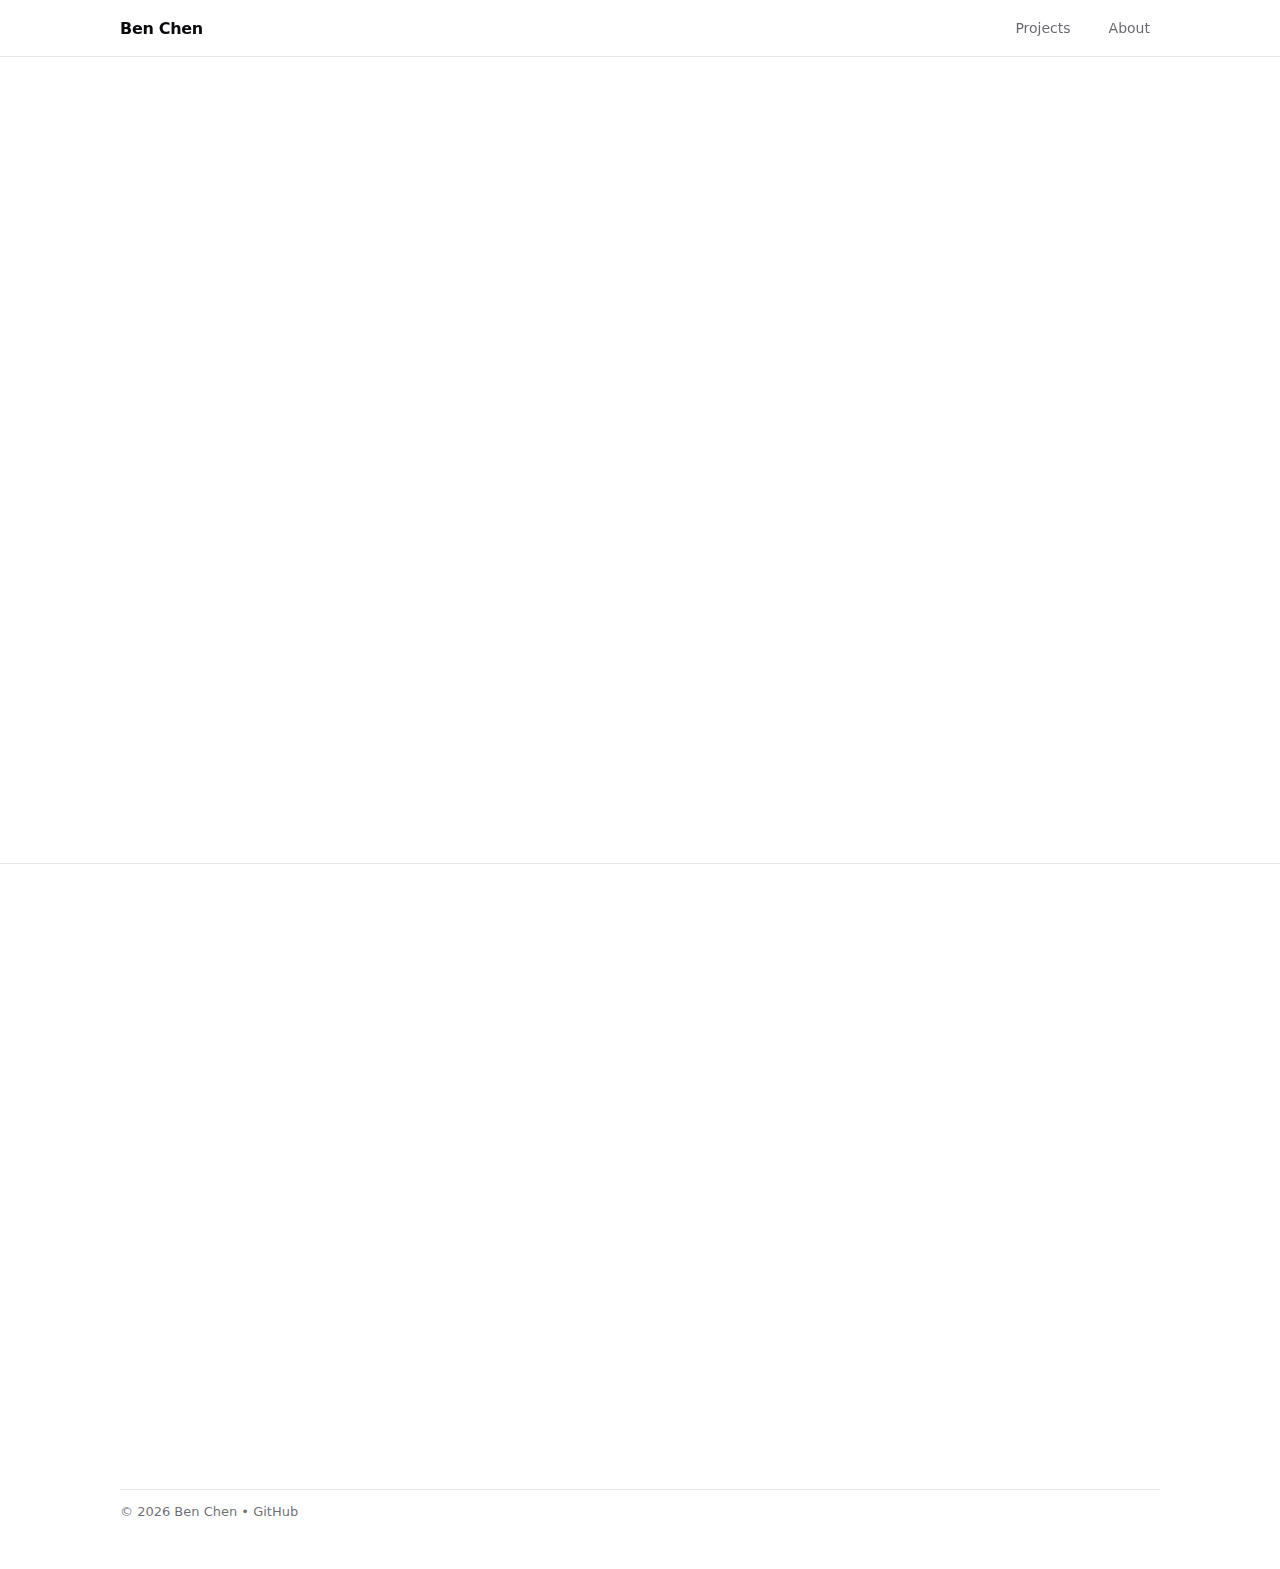
<file: index.html>
<!doctype html>
<html>

<head>
    <meta charset="utf-8" />
    <meta http-equiv="refresh" content="0; url=homepage.html" />
    <meta name="viewport" content="width=device-width, initial-scale=1" />
    <title>Redirecting…</title>
</head>

<body>
    <p>Redirecting to <a href="homepage.html">homepage</a>…</p>
</body>

</html>
</file>
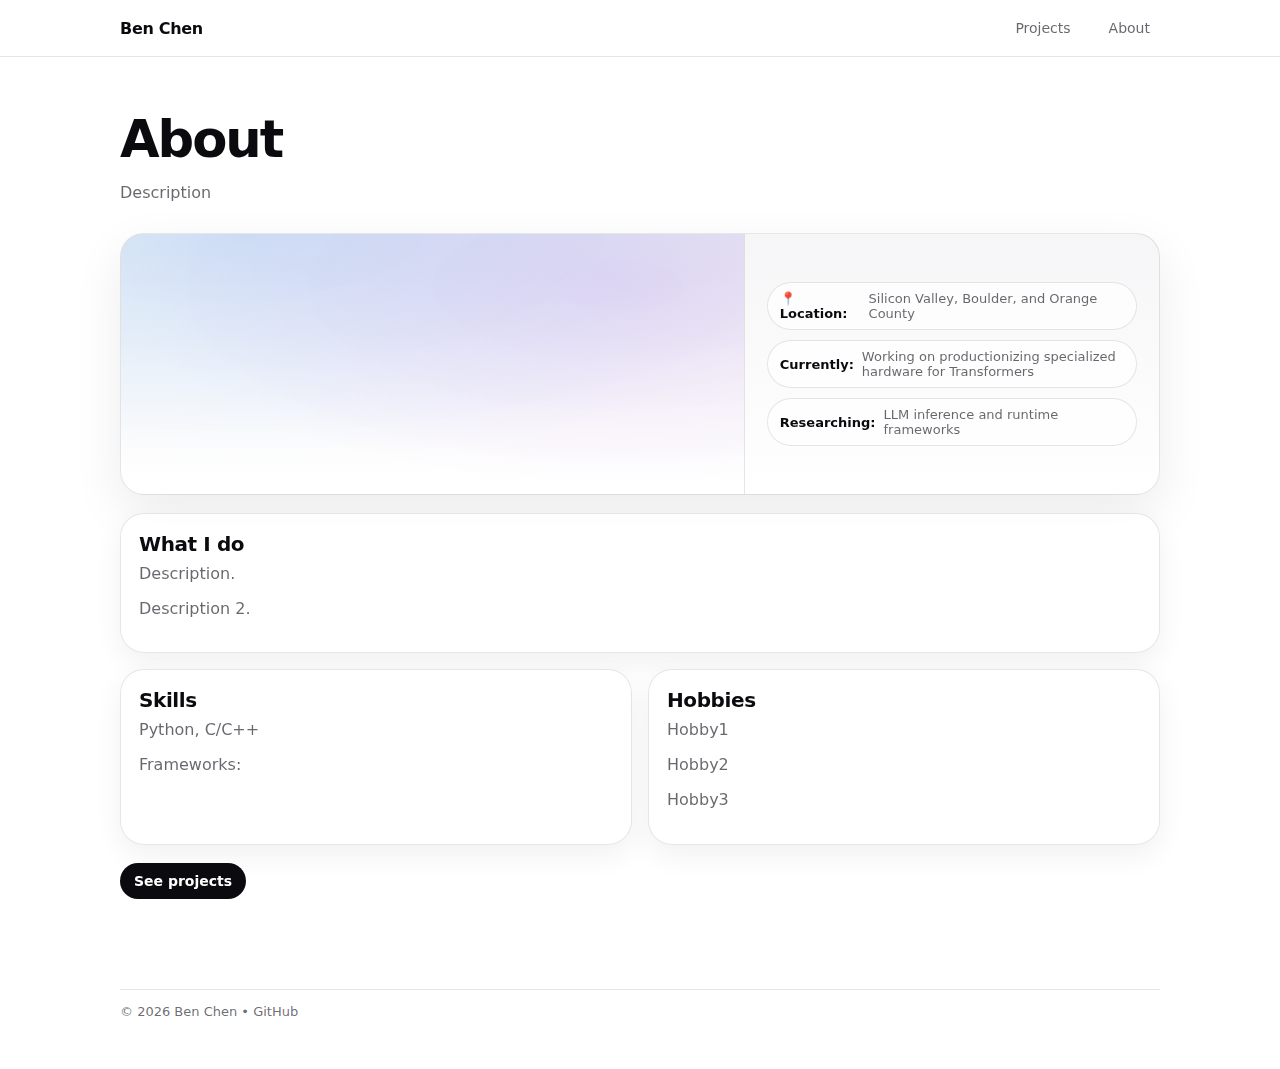
<file: about.html>
<!doctype html>
<html lang="en">

<head>
    <meta charset="utf-8" />
    <meta name="viewport" content="width=device-width, initial-scale=1" />
    <title>About — Ben Chen</title>
    <meta name="description" content="About" />
    <link rel="stylesheet" href="css/styles.css" />
</head>

<body>

    <header class="nav">
        <div class="container nav-inner">
            <a class="brand" href="index.html">Ben Chen</a>

            <nav class="nav-links" aria-label="Primary">
                <a href="projects.html">Projects</a>
                <a href="about.html">About</a>
                <!-- <a href="contact.html">Contact</a> -->
                <!-- <a class="cta" href="contact.html">Let’s talk</a> -->
            </nav>

            <button class="mobile-btn" data-mobile-btn aria-label="Open menu">Menu</button>
        </div>

        <div class="container mobile-menu" data-mobile-menu>
            <a href="projects.html">Projects</a>
            <a href="about.html">About</a>
            <!-- <a href="contact.html">Contact</a> -->
        </div>
    </header>

    <main>
        <section class="section">
            <div class="container">
                <h1 class="h1 reveal" style="font-size:clamp(34px,4vw,52px)">About</h1>
                <p class="section-desc reveal">
                    Description
                </p>

                <div class="hero-card reveal">
                    <div class="hero-card-inner">
                        <div class="hero-media" aria-hidden="true"></div>
                        <div class="hero-meta">
                            <span class="pill"><strong>📍 Location:</strong> <span class="pill-value">Silicon Valley,
                                    Boulder, and Orange County</span></span>

                            <span class="pill"><strong>Currently:</strong> <span class="pill-value">Working on
                                    productionizing specialized hardware for Transformers</span></span>

                            <span class="pill"><strong>Researching:</strong> <span class="pill-value"> LLM inference and
                                    runtime frameworks</span></span>
                        </div>
                    </div>
                </div>

                <div class="grid" style="margin-top:18px">
                    <section class="card reveal" style="grid-column: span 12;">
                        <div class="card-body">
                            <h2 class="card-title" style="font-size:20px">What I do</h2>
                            <p class="card-text">
                                Description.
                            </p>
                            <p class="card-text">
                                Description 2.
                            </p>
                        </div>
                    </section>

                    <section class="card reveal">
                        <div class="card-body">
                            <h2 class="card-title" style="font-size:20px">Skills</h2>
                            <p class="card-text">Python, C/C++ </p>
                            <p class="card-text">Frameworks: </p>
                        </div>
                    </section>

                    <section class="card reveal">
                        <div class="card-body">
                            <h2 class="card-title" style="font-size:20px">Hobbies</h2>
                            <p class="card-text">Hobby1</p>
                            <p class="card-text">Hobby2</p>
                            <p class="card-text">Hobby3</p>
                        </div>
                    </section>
                </div>

                <div style="margin-top:18px" class="reveal">
                    <a class="cta" href="projects.html">See projects</a>
                    <!-- <a class="secondary" style="margin-left:10px" href="assets/YourResume.pdf" target="_blank"
                        rel="noopener">Resume</a> -->
                </div>
            </div>
        </section>
    </main>

    <footer class="footer">
        <div class="container">
            <div class="hairline" style="margin-bottom:14px"></div>
            <div>© <span id="y"></span> Ben Chen • <a href="https://github.com/benzionchen" target="_blank"
                    rel="noopener">GitHub</a>
                <!-- • <a href="https://www.linkedin.com/in/yourusername" target="_blank"
                    rel="noopener">LinkedIn</a> -->
            </div>
        </div>
    </footer>

    <script>document.getElementById("y").textContent = new Date().getFullYear();</script>
    <script src="js/main.js"></script>
</body>

</html>
</file>
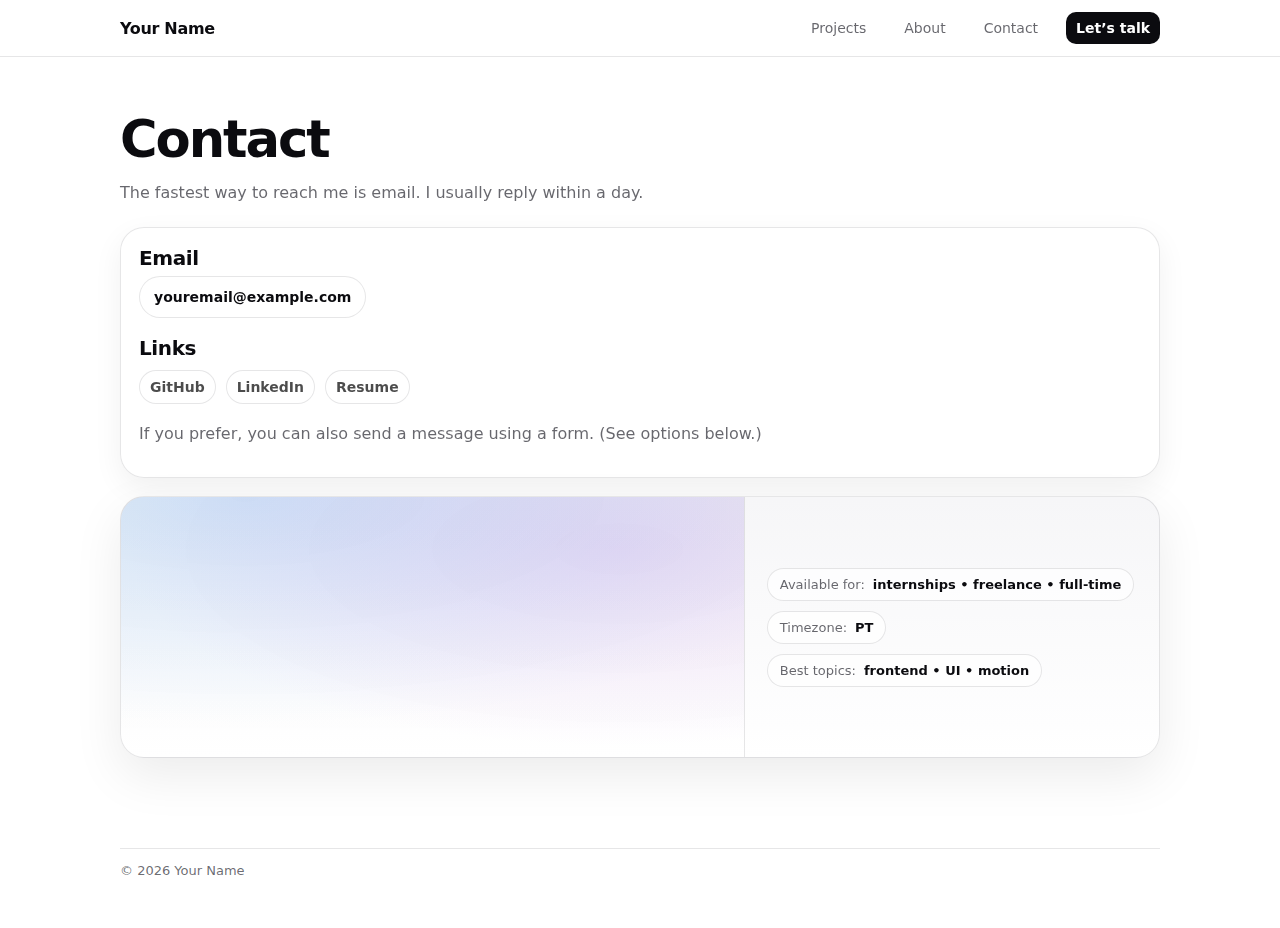
<file: contact.html>
<!doctype html>
<html lang="en">

<head>
    <meta charset="utf-8" />
    <meta name="viewport" content="width=device-width, initial-scale=1" />
    <title>Contact — Your Name</title>
    <meta name="description" content="Contact Your Name." />
    <link rel="stylesheet" href="css/styles.css" />
</head>

<body>

    <header class="nav">
        <div class="container nav-inner">
            <a class="brand" href="index.html">Your Name</a>

            <nav class="nav-links" aria-label="Primary">
                <a href="projects.html">Projects</a>
                <a href="about.html">About</a>
                <a href="contact.html">Contact</a>
                <a class="cta" href="contact.html">Let’s talk</a>
            </nav>

            <button class="mobile-btn" data-mobile-btn aria-label="Open menu">Menu</button>
        </div>

        <div class="container mobile-menu" data-mobile-menu>
            <a href="projects.html">Projects</a>
            <a href="about.html">About</a>
            <a href="contact.html">Contact</a>
        </div>
    </header>

    <main>
        <section class="section">
            <div class="container">
                <h1 class="h1 reveal" style="font-size:clamp(34px,4vw,52px)">Contact</h1>
                <p class="section-desc reveal">
                    The fastest way to reach me is email. I usually reply within a day.
                </p>

                <div class="grid">
                    <section class="card reveal" style="grid-column: span 12;">
                        <div class="card-body">
                            <h2 class="card-title" style="font-size:20px">Email</h2>
                            <p class="card-text">
                                <a class="secondary"
                                    href="mailto:youremail@example.com?subject=Portfolio%20Inquiry&body=Hi%20Your%20Name%2C%0D%0A%0D%0A">youremail@example.com</a>
                            </p>

                            <h2 class="card-title" style="font-size:20px; margin-top:18px;">Links</h2>
                            <div class="card-links" style="margin-top:10px;">
                                <a href="https://github.com/yourusername" target="_blank" rel="noopener">GitHub</a>
                                <a href="https://www.linkedin.com/in/yourusername" target="_blank"
                                    rel="noopener">LinkedIn</a>
                                <a href="assets/YourResume.pdf" target="_blank" rel="noopener">Resume</a>
                            </div>

                            <p class="card-text" style="margin-top:18px;">
                                If you prefer, you can also send a message using a form. (See options below.)
                            </p>
                        </div>
                    </section>
                </div>

                <div class="hero-card reveal" style="margin-top:18px;">
                    <div class="hero-card-inner">
                        <div class="hero-media" data-parallax="0.05" aria-hidden="true"></div>
                        <div class="hero-meta">
                            <span class="pill">Available for: <strong style="color:var(--text)">internships • freelance
                                    • full-time</strong></span>
                            <span class="pill">Timezone: <strong style="color:var(--text)">PT</strong></span>
                            <span class="pill">Best topics: <strong style="color:var(--text)">frontend • UI •
                                    motion</strong></span>
                        </div>
                    </div>
                </div>

            </div>
        </section>
    </main>

    <footer class="footer">
        <div class="container">
            <div class="hairline" style="margin-bottom:14px"></div>
            <div>© <span id="y"></span> Your Name</div>
        </div>
    </footer>

    <script>document.getElementById("y").textContent = new Date().getFullYear();</script>
    <script src="js/main.js"></script>
</body>

</html>
</file>
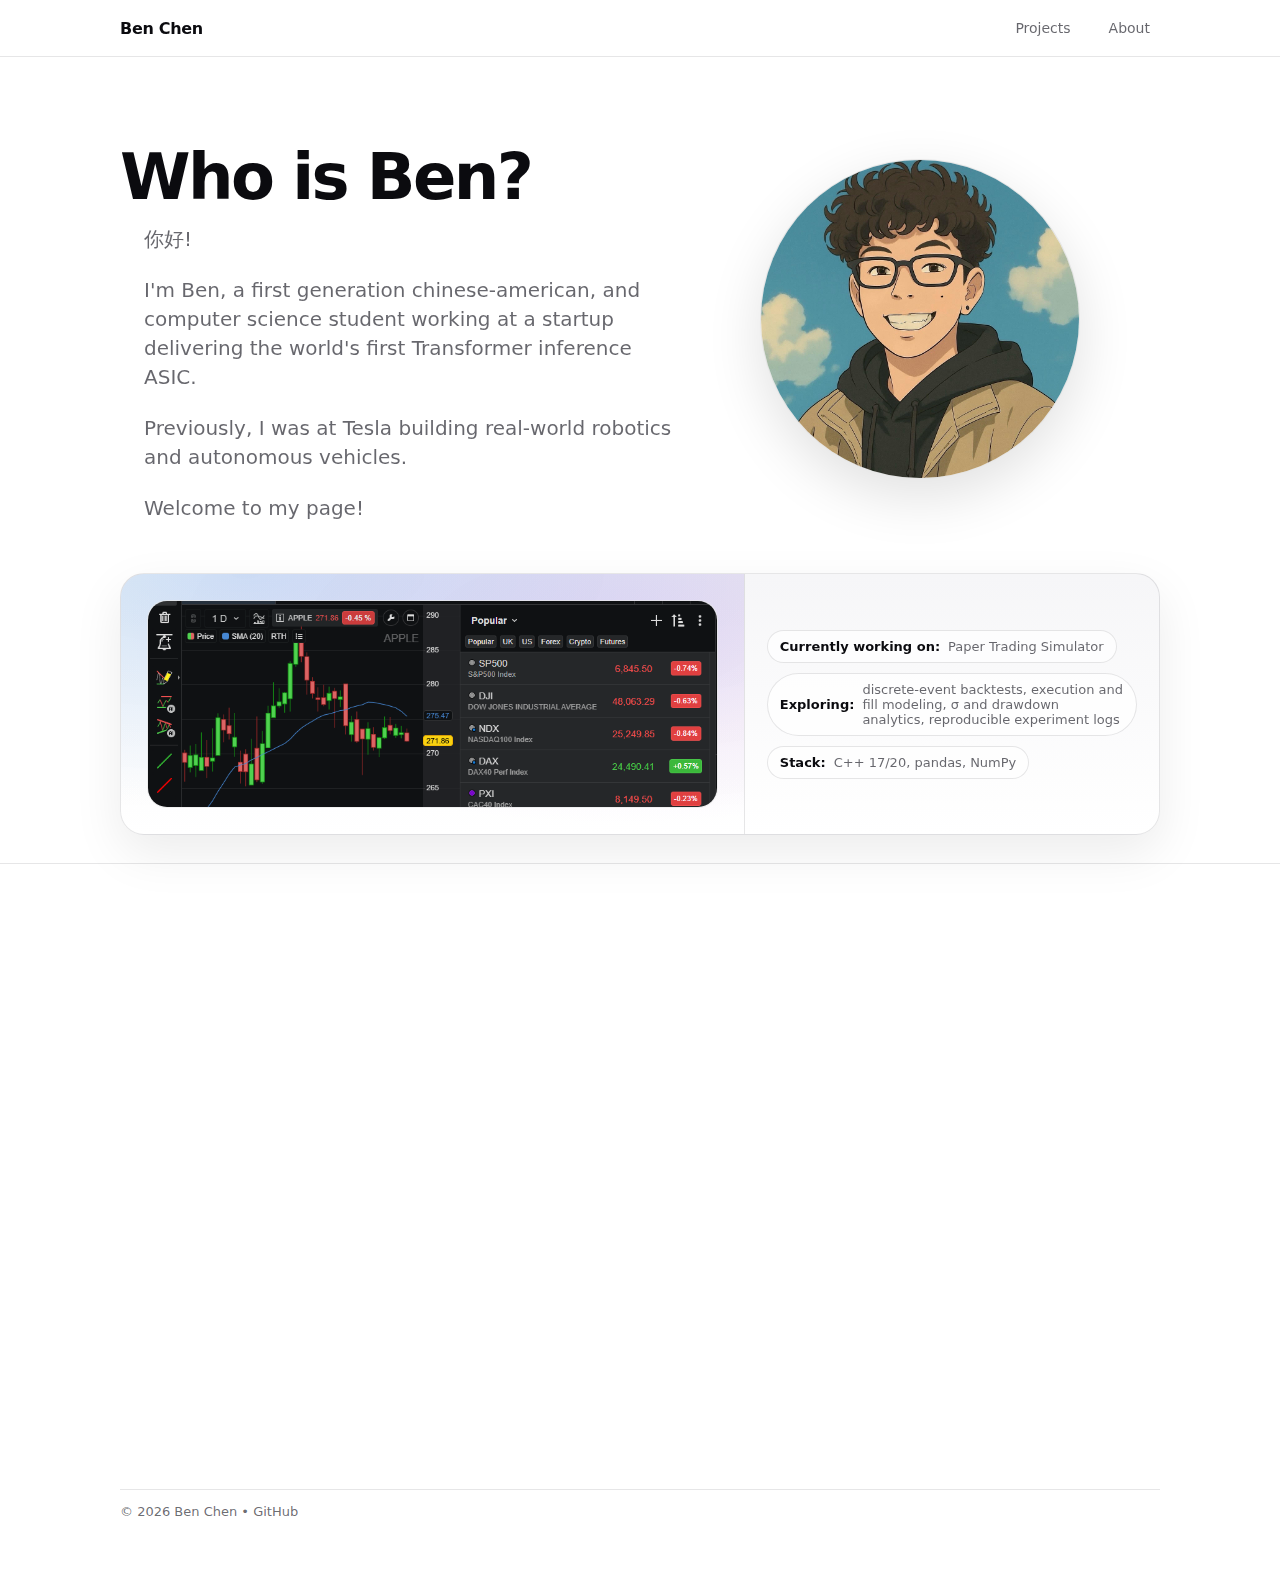
<file: homepage.html>
<!doctype html>
<html lang="en">

<head>
    <meta charset="utf-8" />
    <meta name="viewport" content="width=device-width, initial-scale=1" />
    <title>Homebase</title>
    <meta name="description" content="Portfolio of Ben Chen." />
    <link rel="stylesheet" href="css/styles.css" />
</head>

<body>

    <header class="nav">
        <div class="container nav-inner">
            <a class="brand" href="index.html">Ben Chen</a>

            <nav class="nav-links" aria-label="Primary">
                <a href="projects.html">Projects</a>
                <a href="about.html">About</a>
                <!-- <a href="contact.html">Contact</a> -->
                <!-- <a class="cta" href="contact.html">Let’s talk</a> -->
            </nav>

            <button class="mobile-btn" data-mobile-btn aria-label="Open menu">Menu</button>
        </div>

        <div class="container mobile-menu" data-mobile-menu>
            <a href="projects.html">Projects</a>
            <a href="about.html">About</a>
            <!-- <a href="contact.html">Contact</a> -->
        </div>
    </header>

    <main>
        <section class="hero">
            <div class="container">

                <div class="hero-top">
                    <div class="hero-copy">
                        <p class="kicker reveal"> </p>

                        <h1 class="h1 reveal">Who is Ben?</h1>

                        <p class="subhead reveal">你好!</p>

                        <p class="subhead reveal">
                            I'm Ben, a first generation chinese-american, and computer science student
                            working at a startup delivering the world's first Transformer inference ASIC.
                        </p>

                        <p class="subhead reveal">
                            Previously, I was at Tesla building real-world robotics and autonomous vehicles.
                        </p>

                        <p class="subhead reveal">
                            Welcome to my page!
                        </p>
                    </div>

                    <div class="hero-headshot reveal">
                        <img class="headshot-img" src="assets/img/headshot_IMG.jpg" alt="portrait headshot">
                    </div>
                </div>

                <div class="hero-card reveal">
                    <div class="hero-card-inner">
                        <div class="hero-media">
                            <img class="hero-preview" src="assets/img/paper_trading_img.png"
                                alt="Paper Trading Simulator preview">
                        </div>

                        <div class="hero-meta">
                            <span class="pill"><strong style="color:var(--text)">Currently working on:</strong> Paper
                                Trading Simulator</span>
                            <span class="pill"><strong style="color:var(--text)">Exploring:</strong> discrete-event
                                backtests, execution and fill modeling, σ and drawdown analytics, reproducible
                                experiment logs</span>
                            <span class="pill"><strong style="color:var(--text)">Stack:</strong> C++ 17/20, pandas,
                                NumPy</span>

                        </div>
                    </div>
                </div>
                <!-- <div class="hero-actions reveal">
                    <a class="cta" href="projects.html">See what I've built!</a>
                </div> -->
            </div>
        </section>


        <div class="hairline"></div>

        <section class="section">
            <div class="container">
                <h2 class="section-title reveal">Projects</h2>
                <p class="section-desc reveal">
                    A few things I’ve worked on!
                </p>

                <div class="grid">
                    <article class="card reveal">
                        <div class="card-media"></div>
                        <div class="card-body">
                            <h3 class="card-title">Project One</h3>
                            <p class="card-text">Placeholder Description</p>
                            <div class="card-links">
                                <a href="#" target="_blank" rel="noopener">Live</a>
                                <a href="#" target="_blank" rel="noopener">Code</a>
                            </div>
                        </div>
                    </article>

                    <article class="card reveal">
                        <div class="card-media"></div>
                        <div class="card-body">
                            <h3 class="card-title">Project Two</h3>
                            <p class="card-text"> Placeholder Description </p>
                            <div class="card-links">
                                <a href="#" target="_blank" rel="noopener">Live</a>
                                <a href="#" target="_blank" rel="noopener">Code</a>
                            </div>
                        </div>
                    </article>
                </div>

                <div style="margin-top:18px" class="reveal">
                    <a class="secondary" href="projects.html">See all projects →</a>
                </div>
            </div>
        </section>
    </main>

    <footer class="footer">
        <div class="container">
            <div class="hairline" style="margin-bottom:14px"></div>
            <div>© <span id="y"></span> Ben Chen • <a href="https://github.com/benzionchen" target="_blank"
                    rel="noopener">GitHub</a>
                <!-- • <a href="https://www.linkedin.com/in/yourusername" target="_blank" rel="noopener">LinkedIn</a> -->
            </div>
        </div>
    </footer>

    <script>
        document.getElementById("y").textContent = new Date().getFullYear();
    </script>
    <script src="js/main.js"></script>
</body>

</html>
</file>
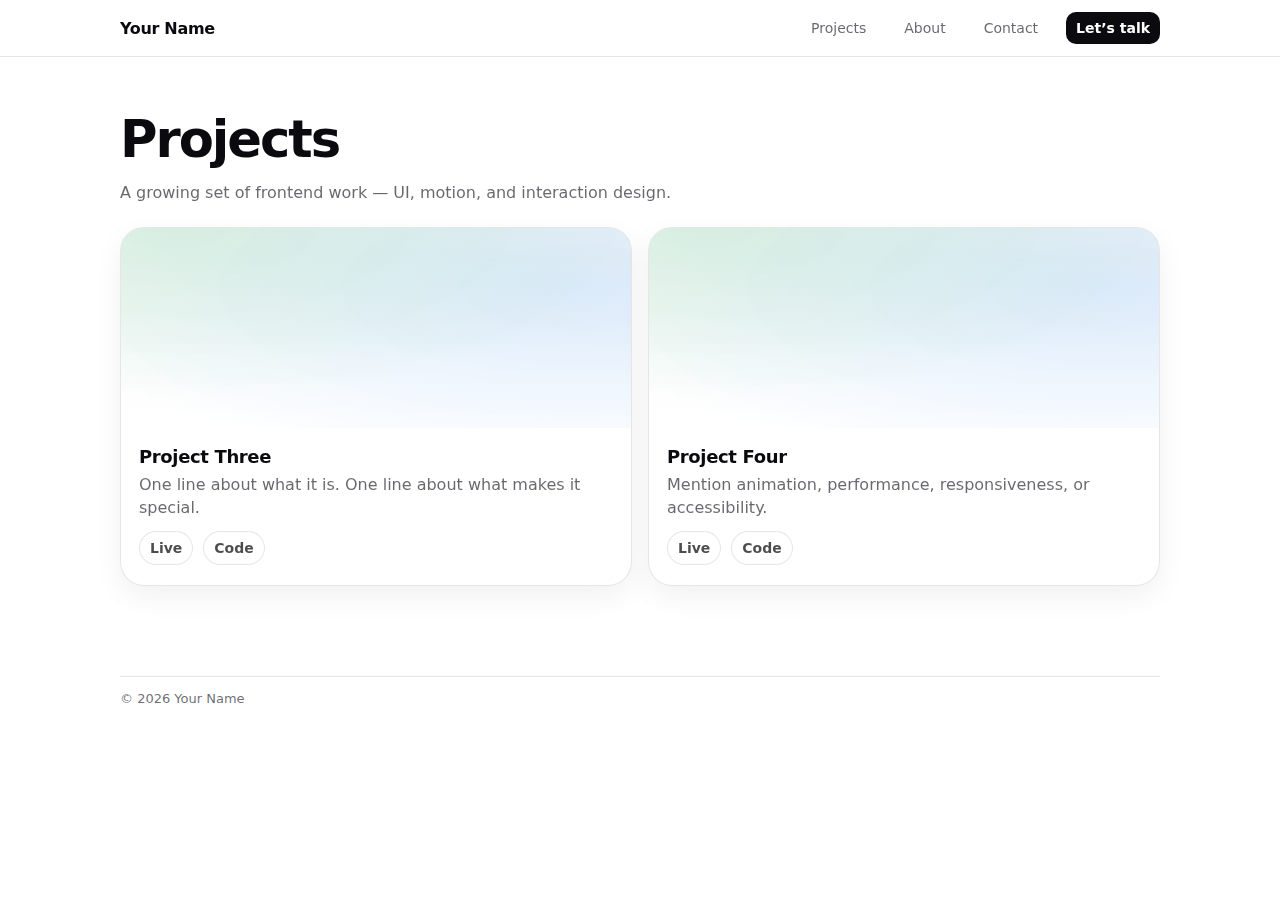
<file: projects.html>
<!doctype html>
<html lang="en">

<head>
    <meta charset="utf-8" />
    <meta name="viewport" content="width=device-width, initial-scale=1" />
    <title>Projects — Your Name</title>
    <link rel="stylesheet" href="css/styles.css" />
</head>

<body>
    <header class="nav">
        <div class="container nav-inner">
            <a class="brand" href="index.html">Your Name</a>
            <nav class="nav-links" aria-label="Primary">
                <a href="projects.html">Projects</a>
                <a href="about.html">About</a>
                <a href="contact.html">Contact</a>
                <a class="cta" href="contact.html">Let’s talk</a>
            </nav>
            <button class="mobile-btn" data-mobile-btn aria-label="Open menu">Menu</button>
        </div>
        <div class="container mobile-menu" data-mobile-menu>
            <a href="projects.html">Projects</a>
            <a href="about.html">About</a>
            <a href="contact.html">Contact</a>
        </div>
    </header>

    <main class="section">
        <div class="container">
            <h1 class="h1 reveal" style="font-size:clamp(34px,4vw,52px)">Projects</h1>
            <p class="section-desc reveal">A growing set of frontend work — UI, motion, and interaction design.</p>

            <div class="grid">
                <article class="card reveal">
                    <div class="card-media"></div>
                    <div class="card-body">
                        <h3 class="card-title">Project Three</h3>
                        <p class="card-text">One line about what it is. One line about what makes it special.</p>
                        <div class="card-links">
                            <a href="#" target="_blank" rel="noopener">Live</a>
                            <a href="#" target="_blank" rel="noopener">Code</a>
                        </div>
                    </div>
                </article>

                <article class="card reveal">
                    <div class="card-media"></div>
                    <div class="card-body">
                        <h3 class="card-title">Project Four</h3>
                        <p class="card-text">Mention animation, performance, responsiveness, or accessibility.</p>
                        <div class="card-links">
                            <a href="#" target="_blank" rel="noopener">Live</a>
                            <a href="#" target="_blank" rel="noopener">Code</a>
                        </div>
                    </div>
                </article>
            </div>
        </div>
    </main>

    <footer class="footer">
        <div class="container">
            <div class="hairline" style="margin-bottom:14px"></div>
            <div>© <span id="y"></span> Your Name</div>
        </div>
    </footer>

    <script>document.getElementById("y").textContent = new Date().getFullYear();</script>
    <script src="js/main.js"></script>
</body>

</html>
</file>
<file: css/styles.css>
/* copying apple.come style */

:root {
    --bg: #ffffff;
    --surface: rgba(255, 255, 255, 0.72);
    --text: #0b0b0f;
    --muted: rgba(10, 10, 20, 0.62);
    --hairline: rgba(10, 10, 20, 0.10);
    --shadow: 0 18px 50px rgba(0, 0, 0, 0.08);

    --radius: 24px;
    --max: 1040px;
    --pad: 28px;
}

* {
    box-sizing: border-box;
}

html {
    scroll-behavior: smooth;
}

body {
    margin: 0;
    font-family: system-ui, -apple-system, BlinkMacSystemFont, "Segoe UI", Roboto, Helvetica, Arial, sans-serif;
    color: var(--text);
    background: var(--bg);
    -webkit-font-smoothing: antialiased;
    text-rendering: optimizeLegibility;
}

a {
    color: inherit;
    text-decoration: none;
}

a:hover {
    text-decoration: none;
}

img {
    max-width: 100%;
    display: block;
}

.container {
    width: min(var(--max), calc(100% - 2*var(--pad)));
    margin: 0 auto;
}

.hairline {
    border-top: 1px solid var(--hairline);
}

.nav {
    position: sticky;
    top: 0;
    z-index: 50;
    border-bottom: 1px solid var(--hairline);
    background: rgba(255, 255, 255, 0.65);
    backdrop-filter: blur(18px);
    -webkit-backdrop-filter: blur(18px);
}

.nav-inner {
    height: 56px;
    display: flex;
    align-items: center;
    justify-content: space-between;
    gap: 16px;
}

.brand {
    font-weight: 600;
    letter-spacing: -0.02em;
}

.nav-links {
    display: flex;
    align-items: center;
    gap: 18px;
    color: var(--muted);
    font-size: 14px;
}

.nav-links a {
    padding: 8px 10px;
    border-radius: 10px;
}

.nav-links a:hover {
    color: var(--text);
    background: rgba(0, 0, 0, 0.04);
}

.cta {
    display: inline-flex;
    align-items: center;
    gap: 10px;
    padding: 10px 14px;
    border-radius: 999px;
    background: var(--text);
    color: white;
    font-size: 14px;
    font-weight: 600;
}

.cta:hover {
    opacity: 0.92;
}

.mobile-btn {
    display: none;
    border: 1px solid var(--hairline);
    background: rgba(255, 255, 255, 0.7);
    border-radius: 999px;
    padding: 10px 12px;
    font-size: 14px;
}

.mobile-menu {
    display: none;
    padding: 10px 0 18px;
}

.mobile-menu a {
    display: block;
    padding: 10px 0;
    color: var(--muted);
}

.mobile-menu a:hover {
    color: var(--text);
}

.hero {
    padding: 72px 0 28px;
}

.kicker {
    color: var(--muted);
    font-size: 15px;
    letter-spacing: 0.01em;
    margin-bottom: 12px;
}

.h1 {
    font-size: clamp(40px, 5vw, 64px);
    line-height: 1.05;
    letter-spacing: -0.04em;
    margin: 0 0 14px;
    font-weight: 700;
}

.subhead {
    color: var(--muted);
    font-size: clamp(16px, 2vw, 20px);
    line-height: 1.45;
    max-width: 48ch;
    margin: 0 0 22px;
}

.hero-actions {
    display: flex;
    gap: 12px;
    flex-wrap: wrap;
    align-items: center;
}

/* hero layout (text left, headshot right) */
.hero-top {
    display: grid;
    grid-template-columns: minmax(0, 560px) 1fr;
    /* left column capped */
    gap: 28px;
    align-items: start;
    margin-bottom: 18px;
}

.hero-copy {
    min-width: 0px;
}

.subhead {
    max-width: 48ch;
    margin-left: 24px;
}

.hero-headshot {
    display: flex;
    justify-content: flex-end;
    align-items: flex-start;
}

/* shaping the portrait image dimensions */
.hero-headshot img {
    width: min(320px, 100%);
    aspect-ratio: 1 / 1;
    object-fit: cover;

    border-radius: 999px;
    /* circle */
    border: 1px solid rgba(0, 0, 0, 0.10);
    box-shadow: 0 18px 55px rgba(0, 0, 0, 0.12);
    background: #fff;
    transform: translate(-80px, 30px)
}

.secondary {
    display: inline-flex;
    align-items: center;
    padding: 10px 14px;
    border-radius: 999px;
    border: 1px solid var(--hairline);
    color: var(--text);
    font-weight: 600;
    font-size: 14px;
    background: rgba(255, 255, 255, 0.7);
}

.secondary:hover {
    background: rgba(0, 0, 0, 0.03);
}

.hero-card {
    margin-top: 28px;
    border-radius: var(--radius);
    border: 1px solid var(--hairline);
    background: linear-gradient(180deg, rgba(245, 245, 247, 0.9), rgba(255, 255, 255, 0.9));
    box-shadow: var(--shadow);
    overflow: hidden;
}

.hero-card-inner {
    display: grid;
    grid-template-columns: 1.2fr 0.8fr;
    gap: 0;
}

.hero-media {
    min-height: 260px;
    background:
        radial-gradient(1100px 380px at 20% 0%, rgba(0, 122, 255, 0.15), transparent 60%),
        radial-gradient(900px 360px at 80% 20%, rgba(175, 82, 222, 0.16), transparent 55%),
        linear-gradient(180deg, rgba(0, 0, 0, 0.02), rgba(0, 0, 0, 0.00));
    position: relative;
}

/* this is causing transparent film over the image
.hero-media::after {
    content: "";
    position: absolute;
    inset: 26px;
    border-radius: 20px;
    border: 1px solid rgba(0, 0, 0, 0.06);
    background: rgba(255, 255, 255, 0.65);
} */

.hero-preview {
    position: absolute;
    inset: 26px;
    /* matches nice inset panel */
    width: calc(100% - 52px);
    height: calc(100% - 52px);
    object-fit: cover;
    /* use 'contain' if don't want cropping */
    border-radius: 20px;
    border: 1px solid rgba(0, 0, 0, 0.06);
    background: rgba(255, 255, 255, 0.65);
}

.hero-meta {
    padding: 22px;
    border-left: 1px solid var(--hairline);
    display: flex;
    flex-direction: column;
    justify-content: center;
    gap: 10px;
}

.pill {
    display: inline-flex;
    align-items: center;
    gap: 8px;
    padding: 8px 12px;
    border-radius: 999px;
    border: 1px solid var(--hairline);
    background: rgba(255, 255, 255, 0.75);
    width: fit-content;
    color: var(--muted);
    font-size: 13px;
}

.pill strong {
    font-weight: 700;
    color: var(--text);
}

.pill .pill-value {
    color: var(--muted);
    /* or var(--text) if you want the value darker */
    font-weight: 500;
}


.section {
    padding: 56px 0;
}

.section-title {
    font-size: 28px;
    letter-spacing: -0.03em;
    margin: 0 0 8px;
}

.section-desc {
    margin: 0 0 22px;
    color: var(--muted);
    max-width: 70ch;
    line-height: 1.5;
}

.grid {
    display: grid;
    grid-template-columns: repeat(12, 1fr);
    gap: 16px;
}

.card {
    grid-column: span 6;
    border-radius: var(--radius);
    border: 1px solid var(--hairline);
    background: rgba(255, 255, 255, 0.85);
    box-shadow: 0 10px 30px rgba(0, 0, 0, 0.06);
    overflow: hidden;
    transition: transform 220ms ease, box-shadow 220ms ease;
}

.card:hover {
    transform: translateY(-4px);
    box-shadow: 0 18px 55px rgba(0, 0, 0, 0.10);
}

.card-media {
    height: 200px;
    background:
        radial-gradient(900px 320px at 10% 0%, rgba(52, 199, 89, 0.14), transparent 55%),
        radial-gradient(900px 320px at 90% 30%, rgba(0, 122, 255, 0.12), transparent 60%),
        linear-gradient(180deg, rgba(0, 0, 0, 0.03), rgba(0, 0, 0, 0.00));
}

.card-body {
    padding: 18px 18px 20px;
}

.card-title {
    font-size: 18px;
    letter-spacing: -0.02em;
    margin: 0 0 6px;
}

.card-text {
    margin: 0 0 12px;
    color: var(--muted);
    line-height: 1.45;
}

.card-links {
    display: flex;
    gap: 10px;
    flex-wrap: wrap;
    color: rgba(0, 0, 0, 0.70);
    font-weight: 600;
    font-size: 14px;
}

.card-links a {
    padding: 8px 10px;
    border-radius: 999px;
    border: 1px solid var(--hairline);
    background: rgba(255, 255, 255, 0.8);
}

.card-links a:hover {
    background: rgba(0, 0, 0, 0.03);
}

.footer {
    padding: 34px 0 50px;
    color: var(--muted);
    font-size: 13px;
}

/* scroll reveal */
.reveal {
    opacity: 0;
    transform: translateY(18px);
    transition: opacity 700ms ease, transform 700ms ease;
    will-change: transform, opacity;
}

.reveal.is-visible {
    opacity: 1;
    transform: translateY(0);
}

/* parallax helper (optional) */
[data-parallax] {
    transform: translateY(var(--py, 0px));
}

/* responsive */
@media (max-width: 640px) {
    .hero-card-inner {
        grid-template-columns: 1fr;
    }

    .hero-meta {
        border-left: 0;
        border-top: 1px solid var(--hairline);
    }

    .card {
        grid-column: span 12;
    }

    .nav-links {
        display: none;
    }

    .mobile-btn {
        display: inline-flex;
    }

    .mobile-menu.show {
        display: block;
    }

    .hero-top {
        grid-template-columns: 1fr;
    }

    .hero-headshot {
        justify-content: center;
    }

    .hero-headshot img {
        width: 220px;
        transform: translateY(0);
    }
}

/* respect reduced motion */
@media (prefers-reduced-motion: reduce) {
    html {
        scroll-behavior: auto;
    }

    .reveal {
        transition: none;
    }

    .card {
        transition: none;
    }
}
</file>
